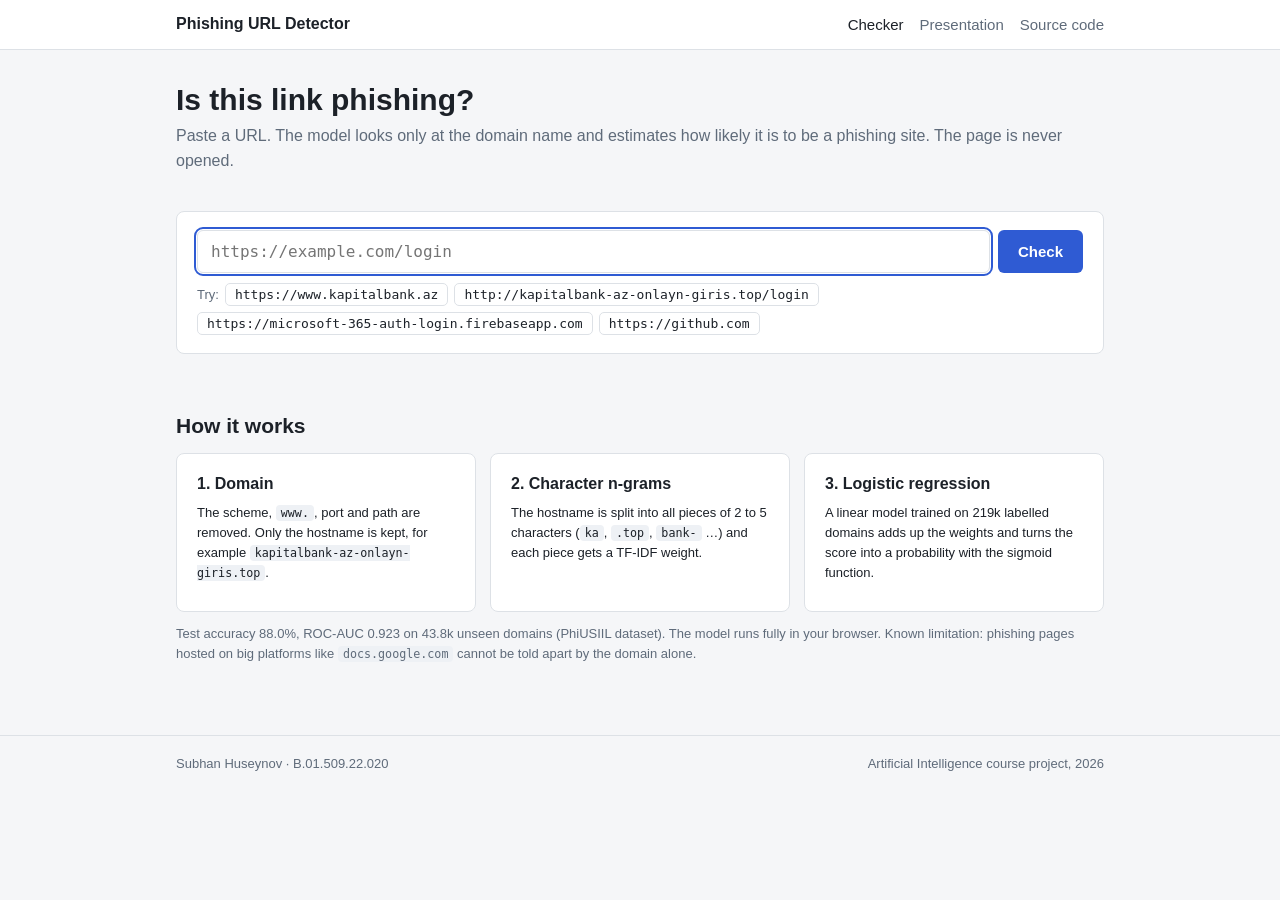
<file: web/index.html>
<!doctype html>
<html lang="en">
<head>
<meta charset="utf-8">
<meta name="viewport" content="width=device-width, initial-scale=1">
<title>Phishing URL Detector</title>
<link rel="stylesheet" href="css/style.css">
</head>
<body>

<header class="topbar">
  <div class="topbar-inner">
    <a class="brand" href="index.html">Phishing URL Detector</a>
    <nav class="nav">
      <a href="index.html" class="active">Checker</a>
      <a href="slides.html">Presentation</a>
      <a href="https://github.com/SonataSubhan/phishing-test-project">Source code</a>
    </nav>
  </div>
</header>

<main class="container">
  <section>
    <h1>Is this link phishing?</h1>
    <p class="muted">Paste a URL. The model looks only at the domain name and estimates how likely it is to be a phishing site. The page is never opened.</p>
  </section>

  <section class="box">
    <form class="check-form" id="form">
      <input id="url" type="text" placeholder="https://example.com/login" autocomplete="off" spellcheck="false" disabled>
      <button class="btn" id="check" type="submit" disabled>Loading model…</button>
    </form>
    <div class="examples">Try:
      <button type="button">https://www.kapitalbank.az</button>
      <button type="button">http://kapitalbank-az-onlayn-giris.top/login</button>
      <button type="button">https://microsoft-365-auth-login.firebaseapp.com</button>
      <button type="button">https://github.com</button>
    </div>
  </section>

  <section id="output"></section>

  <section class="box" id="history-box" hidden>
    <h3>Checked so far</h3>
    <ul class="history" id="history"></ul>
  </section>

  <section>
    <h2>How it works</h2>
    <div class="grid3">
      <div class="box">
        <h3>1. Domain</h3>
        <p class="small">The scheme, <code>www.</code>, port and path are removed. Only the hostname is kept, for example <code>kapitalbank-az-onlayn-giris.top</code>.</p>
      </div>
      <div class="box">
        <h3>2. Character n-grams</h3>
        <p class="small">The hostname is split into all pieces of 2 to 5 characters (<code>ka</code>, <code>.top</code>, <code>bank-</code> …) and each piece gets a TF-IDF weight.</p>
      </div>
      <div class="box">
        <h3>3. Logistic regression</h3>
        <p class="small">A linear model trained on 219k labelled domains adds up the weights and turns the score into a probability with the sigmoid function.</p>
      </div>
    </div>
    <p class="muted small" style="margin-top:12px">Test accuracy 88.0%, ROC-AUC 0.923 on 43.8k unseen domains (PhiUSIIL dataset). The model runs fully in your browser. Known limitation: phishing pages hosted on big platforms like <code>docs.google.com</code> cannot be told apart by the domain alone.</p>
  </section>
</main>

<footer>
  <div class="container">
    <span>Subhan Huseynov · B.01.509.22.020</span>
    <span>Artificial Intelligence course project, 2026</span>
  </div>
</footer>

<script src="js/model.js"></script>
<script src="js/app.js"></script>
</body>
</html>
</file>
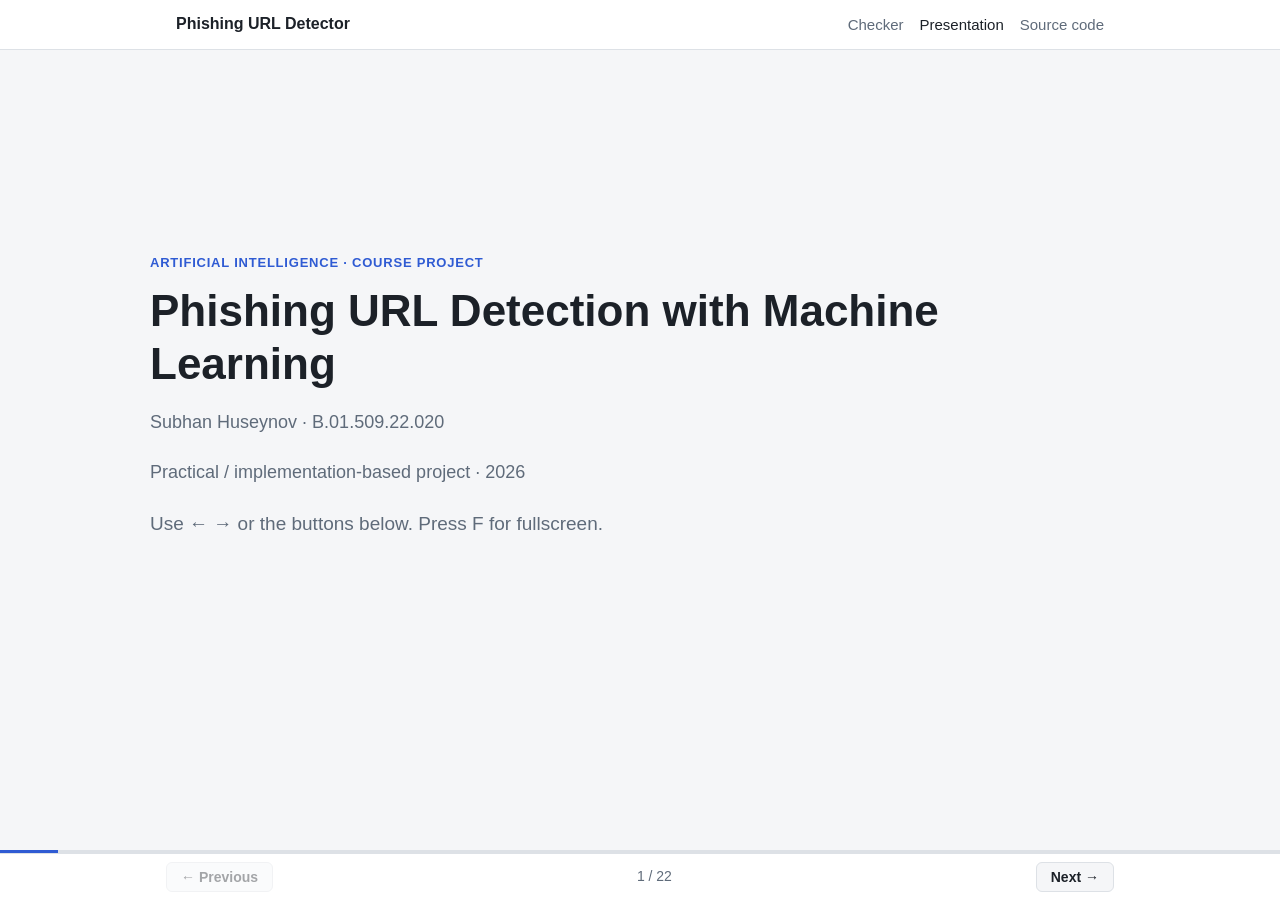
<file: web/slides.html>
<!doctype html>
<html lang="en">
<head>
<meta charset="utf-8">
<meta name="viewport" content="width=device-width, initial-scale=1">
<title>Phishing URL Detection – Presentation</title>
<link rel="stylesheet" href="css/style.css">
<link rel="stylesheet" href="css/slides.css">
</head>
<body>

<header class="topbar">
  <div class="topbar-inner">
    <a class="brand" href="index.html">Phishing URL Detector</a>
    <nav class="nav">
      <a href="index.html">Checker</a>
      <a href="slides.html" class="active">Presentation</a>
      <a href="https://github.com/SonataSubhan/phishing-test-project">Source code</a>
    </nav>
  </div>
</header>

<main class="deck">

<!-- 1 -->
<section class="slide"><div class="slide-inner title-slide">
  <div class="label">Artificial Intelligence · Course Project</div>
  <h1>Phishing URL Detection with Machine Learning</h1>
  <p class="meta">Subhan Huseynov · B.01.509.22.020</p>
  <p class="meta">Practical / implementation-based project · 2026</p>
  <p class="muted small">Use ← → or the buttons below. Press F for fullscreen.</p>
</div></section>

<!-- 2 -->
<section class="slide"><div class="slide-inner">
  <div class="label">Problem</div>
  <h2>Why phishing URLs?</h2>
  <ul>
    <li>Phishing is one of the most common ways attackers steal passwords, card data and company accounts.</li>
    <li>The attack almost always starts with a link: in an email, SMS or social media message.</li>
    <li>Blacklists only know links that were already reported. New phishing domains live for hours or days, so they are often missed.</li>
    <li>Idea: look at the link itself and decide <b>before</b> the page is opened.</li>
  </ul>
  <div class="cols">
    <div class="box"><p class="small muted">Real</p><code>https://www.kapitalbank.az</code></div>
    <div class="box"><p class="small muted">Fake (example)</p><code>http://kapitalbank-az-onlayn-giris.top/login</code></div>
  </div>
</div></section>

<!-- 3 -->
<section class="slide"><div class="slide-inner">
  <div class="label">Objectives</div>
  <h2>What the project does</h2>
  <ul>
    <li>Build a classifier that predicts <b>phishing</b> or <b>legitimate</b> from the URL string only.</li>
    <li>Compare three approaches: hand-made features with Logistic Regression and Random Forest, and character n-grams.</li>
    <li>Check the dataset carefully and measure performance in a fair way.</li>
    <li>Explain why the model makes a decision, not only the result.</li>
    <li>Make it usable: a website that runs the model in the browser.</li>
  </ul>
</div></section>

<!-- 4 -->
<section class="slide"><div class="slide-inner">
  <div class="label">Connection to the course</div>
  <h2>Where this fits in AI</h2>
  <div class="cols">
    <div>
      <h3>Agent view</h3>
      <p>The detector is a simple agent: the <b>percept</b> is a URL, the <b>action</b> is warn or allow. Its performance measure is how many phishing links it catches without blocking real sites.</p>
      <h3>Learning from examples</h3>
      <p>Instead of writing rules by hand, the agent learns them from 235k labelled examples. This is <b>supervised learning</b> (classification).</p>
    </div>
    <div>
      <h3>Methods from the course</h3>
      <ul>
        <li>Logistic regression: linear classifier + sigmoid</li>
        <li>Decision trees and ensembles (Random Forest)</li>
        <li>Train / test split, generalization, overfitting</li>
        <li>Evaluation: accuracy, precision, recall, F1, ROC</li>
      </ul>
    </div>
  </div>
</div></section>

<!-- 5 -->
<section class="slide"><div class="slide-inner">
  <div class="label">Connection to the course</div>
  <h2>Features work like heuristics</h2>
  <div class="cols">
    <div>
      <p>In search (A*), a heuristic <code>h(n)</code> is a cheap estimate computed from the state, for example misplaced tiles or Manhattan distance in the 8-puzzle. We never solve the full problem to get it.</p>
      <p>Here the idea is the same: we do not open the website (expensive, risky). We compute cheap signals from the text of the domain and estimate how "phishing-like" it is.</p>
    </div>
    <div>
      <p>The analogy goes further:</p>
      <ul>
        <li>Manhattan distance <b>dominates</b> misplaced tiles because it carries more information.</li>
        <li>In the same way, 200,000 character n-grams carry more information than 13 hand-made features, and they give better results (F1 0.83 vs 0.77).</li>
      </ul>
    </div>
  </div>
</div></section>

<!-- 6 -->
<section class="slide"><div class="slide-inner">
  <div class="label">Literature review</div>
  <h2>Related work</h2>
  <ul>
    <li><b>Ma et al. (2009)</b>, <i>Beyond Blacklists</i>: showed that lexical and host features of URLs are enough to detect malicious sites with high accuracy.</li>
    <li><b>Sahingoz et al. (2019)</b>: compared 7 classifiers on URL features; Random Forest with NLP-based features gave the best result.</li>
    <li><b>Le et al. (2018)</b>, <i>URLNet</i>: character- and word-level CNNs learn the URL representation directly, without manual features.</li>
    <li><b>Prasad &amp; Chandra (2024)</b>, <i>PhiUSIIL</i>: the dataset used in this project, 235k URLs collected from real phishing feeds and top websites.</li>
    <li><b>Geirhos et al. (2020)</b>, <i>Shortcut learning</i>: models often learn easy shortcuts in the data instead of the real task. This turned out to be important here.</li>
  </ul>
</div></section>

<!-- 7 -->
<section class="slide"><div class="slide-inner">
  <div class="label">Data</div>
  <h2>Dataset: PhiUSIIL</h2>
  <div class="cols">
    <div>
      <div class="big">235,795</div>
      <p class="muted">URLs from the UCI Machine Learning Repository</p>
      <table>
        <tr><td>Legitimate</td><td class="num">134,850</td></tr>
        <tr><td>Phishing</td><td class="num">100,945</td></tr>
        <tr><td>Unique hostnames</td><td class="num">219,094</td></tr>
      </table>
    </div>
    <div>
      <h3>Examples</h3>
      <pre>legit     https://www.levelup.com
legit     https://www.cinematheque.fr
phishing  https://caseid1008934573489573489.firebaseapp.com/
phishing  http://www.meta-doublecrypto.com/
phishing  https://exchangeportal-owa-auth-login-aspx-hyttgygh
          .infura-ipfs.io/ipfs/...</pre>
    </div>
  </div>
</div></section>

<!-- 8 -->
<section class="slide"><div class="slide-inner">
  <div class="label">Analysis</div>
  <h2>A problem in the data</h2>
  <p>Before training I compared how the two classes are written:</p>
  <div class="table-wrap"><table>
    <tr><th></th><th class="num">Legitimate</th><th class="num">Phishing</th></tr>
    <tr><td>Starts with <code>https://www.</code></td><td class="num">100%</td><td class="num">2.4%</td></tr>
    <tr><td>Uses <code>https</code></td><td class="num">100%</td><td class="num">48.7%</td></tr>
    <tr><td>Has a path after the domain</td><td class="num">0%</td><td class="num">59.9%</td></tr>
  </table></div>
  <p>Every legitimate URL has exactly the form <code>https://www.domain</code>. A model can reach almost 100% just by checking this format, without learning anything about phishing. In real life phishing links also use https and www, so such a model would fail. This is the <b>shortcut learning</b> problem.</p>
</div></section>

<!-- 9 -->
<section class="slide"><div class="slide-inner">
  <div class="label">Methodology</div>
  <h2>Two experiments</h2>
  <div class="cols">
    <div class="box">
      <h3>A. Naive: full URL</h3>
      <p>Use the URL as it is. 21 features including https, www and path length. Shows what happens if the bias is ignored.</p>
    </div>
    <div class="box">
      <h3>B. Fair: hostname only</h3>
      <p>Remove scheme, <code>www.</code>, port and path. Remove duplicate hostnames so the same domain is never in both train and test. 13 features.</p>
    </div>
  </div>
  <div class="flow">
    <span>235k URLs</span><i>→</i><span>clean to hostname</span><i>→</i><span>features / n-grams</span><i>→</i><span>80% train</span><i>→</i><span>3 models</span><i>→</i><span>20% test</span>
  </div>
  <p class="muted small">Stratified split, random_state = 42, so the results are reproducible.</p>
</div></section>

<!-- 10 -->
<section class="slide"><div class="slide-inner">
  <div class="label">Methodology</div>
  <h2>Hand-made features</h2>
  <div class="cols">
    <div class="table-wrap"><table>
      <tr><th>Feature</th><th>Why</th></tr>
      <tr><td>Length</td><td>Fake domains are often long</td></tr>
      <tr><td>Entropy</td><td>Random-looking generated names</td></tr>
      <tr><td>Hyphens</td><td><code>paypal-secure-login</code></td></tr>
      <tr><td>Digits, digit ratio</td><td>Real brands rarely use many digits</td></tr>
      <tr><td>Subdomains, dots</td><td><code>paypal.com.secure.xyz</code></td></tr>
      <tr><td>Suspicious TLD</td><td>Cheap TLDs: .xyz, .top, .tk</td></tr>
      <tr><td>IP address</td><td>Real sites use names</td></tr>
      <tr><td>Suspicious words</td><td>login, verify, secure, bank …</td></tr>
    </table></div>
    <div>
      <p>Same bank, two domains:</p>
      <div class="table-wrap"><table>
        <tr><th></th><th class="num">kapitalbank.az</th><th class="num">kapitalbank-az-onlayn-giris.top</th></tr>
        <tr><td>Length</td><td class="num">14</td><td class="num">31</td></tr>
        <tr><td>Hyphens</td><td class="num">0</td><td class="num">3</td></tr>
        <tr><td>Suspicious TLD</td><td class="num">0</td><td class="num">1</td></tr>
        <tr><td>Entropy</td><td class="num">3.09</td><td class="num">3.80</td></tr>
      </table></div>
    </div>
  </div>
</div></section>

<!-- 11 -->
<section class="slide"><div class="slide-inner">
  <div class="label">Methodology</div>
  <h2>Three models</h2>
  <div class="cols">
    <div>
      <h3>Logistic Regression</h3>
      <p>Each feature gets a weight. The weighted sum goes through the sigmoid and becomes a probability between 0 and 1. Simple and easy to explain, used as a baseline.</p>
      <h3>Random Forest</h3>
      <p>200 decision trees, each trained on a random sample. Every tree asks questions like "length &gt; 25?" and votes. Finds non-linear combinations of features.</p>
    </div>
    <div>
      <h3>Character n-grams + Logistic Regression</h3>
      <p>No manual features. The hostname is cut into every substring of 2–5 characters:</p>
      <pre>bank-az.top → ba, an, nk, k-, -a, az, z., .t, to, op,
              ban, ank, nk-, ..., .top, bank-, ...</pre>
      <p>Each piece is weighted with TF-IDF (rare pieces count more). The 200,000 most common pieces are the input to logistic regression.</p>
    </div>
  </div>
</div></section>

<!-- 12 -->
<section class="slide"><div class="slide-inner">
  <div class="label">Results</div>
  <h2>Results on the test set</h2>
  <div class="table-wrap"><table>
    <tr><th>Experiment</th><th>Model</th><th class="num">Accuracy</th><th class="num">Precision</th><th class="num">Recall</th><th class="num">F1</th><th class="num">ROC-AUC</th></tr>
    <tr><td>A: full URL</td><td>Logistic Regression</td><td class="num">0.998</td><td class="num">1.000</td><td class="num">0.996</td><td class="num">0.998</td><td class="num">0.999</td></tr>
    <tr><td>A: full URL</td><td>Random Forest</td><td class="num">0.998</td><td class="num">0.999</td><td class="num">0.996</td><td class="num">0.998</td><td class="num">0.998</td></tr>
    <tr><td>A: full URL</td><td>Char n-gram + LR</td><td class="num">0.997</td><td class="num">1.000</td><td class="num">0.993</td><td class="num">0.997</td><td class="num">0.999</td></tr>
    <tr><td>B: hostname</td><td>Logistic Regression</td><td class="num">0.837</td><td class="num">0.891</td><td class="num">0.656</td><td class="num">0.756</td><td class="num">0.840</td></tr>
    <tr><td>B: hostname</td><td>Random Forest</td><td class="num">0.845</td><td class="num">0.892</td><td class="num">0.678</td><td class="num">0.770</td><td class="num">0.849</td></tr>
    <tr><td><b>B: hostname</b></td><td><b>Char n-gram + LR</b></td><td class="num"><b>0.880</b></td><td class="num"><b>0.918</b></td><td class="num"><b>0.755</b></td><td class="num"><b>0.828</b></td><td class="num"><b>0.923</b></td></tr>
  </table></div>
  <ul>
    <li>Precision: when the model says "phishing", how often it is right.</li>
    <li>Recall: how many of all phishing domains it finds.</li>
  </ul>
</div></section>

<!-- 13 -->
<section class="slide"><div class="slide-inner">
  <div class="label">Results</div>
  <h2>What the numbers mean</h2>
  <p>F1 score in experiment B (hostname only):</p>
  <div class="hbar"><span>Logistic Regression</span><div class="track"><div class="fill grey" style="width:75.6%"></div></div><span class="num">0.756</span></div>
  <div class="hbar"><span>Random Forest</span><div class="track"><div class="fill grey" style="width:77.0%"></div></div><span class="num">0.770</span></div>
  <div class="hbar"><span>Char n-gram + LR</span><div class="track"><div class="fill" style="width:82.8%"></div></div><span class="num">0.828</span></div>
  <ul>
    <li>The 99.8% in experiment A comes from the format shortcut. All three models look perfect, which is itself a warning sign.</li>
    <li>On hostnames only, the n-gram model is clearly the best. It finds patterns like <code>-login</code>, <code>secure-</code> and brand names inside long domains.</li>
    <li>Precision (0.92) is higher than recall (0.75): the model is careful, but it misses about one in four phishing domains. The next slides show why.</li>
  </ul>
</div></section>

<!-- 14 -->
<section class="slide"><div class="slide-inner">
  <div class="label">Results</div>
  <h2>Which features matter</h2>
  <div class="cols">
    <img src="img/importance_B_fair_hostname.png" alt="Feature importance, experiment B">
    <img src="img/importance_A_naive_full_url.png" alt="Feature importance, experiment A">
  </div>
  <p>Left (fair): entropy, length, suspicious TLD and digit ratio are the strongest signals. Right (naive): the model relies on https, path length and <code>www</code>, which proves the shortcut.</p>
</div></section>

<!-- 15 -->
<section class="slide"><div class="slide-inner">
  <div class="label">Results</div>
  <h2>Confusion matrices</h2>
  <div class="cols">
    <img src="img/confusion_B_fair_hostname.png" alt="Confusion matrix, experiment B">
    <img src="img/confusion_A_naive_full_url.png" alt="Confusion matrix, experiment A">
  </div>
  <p>Rows are the real labels, columns the predictions. In experiment B the main error is the bottom-left cell: phishing domains predicted as legitimate.</p>
</div></section>

<!-- 16 -->
<section class="slide"><div class="slide-inner">
  <div class="label">Analysis</div>
  <h2>Limitation: phishing on trusted platforms</h2>
  <div class="cols">
    <div>
      <p>The demo marks <code>google.com</code> as phishing. I checked the data:</p>
      <div class="table-wrap"><table>
        <tr><th>Google host</th><th class="num">Phishing rows</th></tr>
        <tr><td>docs.google.com</td><td class="num">526</td></tr>
        <tr><td>sites.google.com</td><td class="num">180</td></tr>
        <tr><td>storage.cloud.google.com</td><td class="num">51</td></tr>
        <tr><td>google.com</td><td class="num">10</td></tr>
        <tr><td><b>All Google hosts</b></td><td class="num"><b>922</b> (legit: 12)</td></tr>
      </table></div>
    </div>
    <div>
      <p>Attackers host fake login forms on Google Forms, Firebase and IPFS. The domain is real, only the path is malicious. A model that sees only the hostname cannot separate them.</p>
      <p><b>Possible fixes:</b></p>
      <ul>
        <li>Allowlist of popular domains (e.g. Tranco top 10k)</li>
        <li>Look at the path for known hosting platforms</li>
        <li>Analyse page content: forms, logos, links</li>
      </ul>
    </div>
  </div>
</div></section>

<!-- 17 -->
<section class="slide"><div class="slide-inner">
  <div class="label">Implementation</div>
  <h2>System architecture</h2>
  <div class="flow">
    <span>train.py (Python)</span><i>→</i><span>model.joblib</span><i>→</i><span>export_model.py</span><i>→</i><span>model.json (4.8 MB)</span><i>→</i><span>model.js in the browser</span>
  </div>
  <ul>
    <li>Training and experiments: Python, pandas, scikit-learn, matplotlib.</li>
    <li>The final n-gram model is exported to JSON: for every n-gram its IDF value and its weight.</li>
    <li>The website repeats the same math in JavaScript: n-grams → TF-IDF → L2 normalisation → weighted sum → sigmoid. I checked that it gives the same probabilities as Python.</li>
    <li>No server is needed. The site is static and deployed on Vercel. The URL never leaves the user's browser.</li>
  </ul>
</div></section>

<!-- 18 -->
<section class="slide"><div class="slide-inner">
  <div class="label">Source code</div>
  <h2>Project structure</h2>
  <div class="cols">
    <pre>src/
  features.py      feature extraction
  train.py         experiments A and B
  predict.py       command line demo
  export_model.py  model to JSON
web/
  index.html       checker page
  slides.html      this presentation
  js/model.js      model in JavaScript
  js/app.js        page logic
  model.json       exported model
results/           metrics and plots</pre>
    <div>
      <h3>features.py</h3>
      <pre><code>def hostname_of(url):
    if "://" not in url:
        url = "http://" + url
    host = (urlsplit(url).hostname or "").lower()
    return host[4:] if host.startswith("www.") else host</code></pre>
      <p class="small">Every experiment B input goes through this function, which removes the shortcut.</p>
    </div>
  </div>
</div></section>

<!-- 19 -->
<section class="slide"><div class="slide-inner">
  <div class="label">Source code</div>
  <h2>Training and prediction</h2>
  <div class="cols">
    <div>
      <h3>train.py: n-gram model</h3>
      <pre><code>ngram = make_pipeline(
    TfidfVectorizer(analyzer="char",
                    ngram_range=(2, 5),
                    min_df=3, sublinear_tf=True,
                    max_features=200_000),
    LogisticRegression(max_iter=2000, C=4))
ngram.fit(train_hosts, y_train)</code></pre>
    </div>
    <div>
      <h3>model.js: same model in the browser</h3>
      <pre><code>for (const [g, count] of charNgrams(host, 2, 5)) {
  const [idf, weight] = model.vocab[g];
  value = (1 + Math.log(count)) * idf;
  ...
}
score += (value / norm) * weight;
probability = 1 / (1 + Math.exp(-score));</code></pre>
      <p class="small">The biggest positive and negative terms are shown on the checker page as an explanation.</p>
    </div>
  </div>
</div></section>

<!-- 20 -->
<section class="slide"><div class="slide-inner">
  <div class="label">Demo</div>
  <h2>Live demo</h2>
  <p>Open the <a href="index.html">checker page</a> and try:</p>
  <div class="table-wrap"><table>
    <tr><th>URL</th><th>Result</th></tr>
    <tr><td><code>https://www.kapitalbank.az</code></td><td class="green">legitimate, 17%</td></tr>
    <tr><td><code>http://kapitalbank-az-onlayn-giris.top/login</code></td><td class="red">phishing, 96%</td></tr>
    <tr><td><code>https://microsoft-365-auth-login.firebaseapp.com</code></td><td class="red">phishing, 100%</td></tr>
    <tr><td><code>https://www.google.com</code></td><td class="red">phishing, 72% (known limitation)</td></tr>
  </table></div>
  <p>For the fake bank domain, <code>.top</code> and <code>bank-</code> push the score up, while <code>lbank</code> and <code>bank</code> pull it down.</p>
</div></section>

<!-- 21 -->
<section class="slide"><div class="slide-inner">
  <div class="label">Conclusion</div>
  <h2>Conclusion and future work</h2>
  <ul>
    <li>A URL-only model can detect most phishing domains: 88% accuracy and 0.92 ROC-AUC on unseen domains, without opening the page.</li>
    <li>Character n-grams beat hand-made features, the same way a more informed heuristic beats a weaker one.</li>
    <li>The most important lesson: <b>check the data first</b>. The naive 99.8% was a shortcut, not real performance.</li>
    <li>Domain-only models cannot handle phishing hosted on trusted platforms.</li>
  </ul>
  <h3>Future work</h3>
  <ul>
    <li>Combine with a domain allowlist and path features for hosting platforms.</li>
    <li>Test on a second dataset collected at a different time.</li>
    <li>Try a small character-level neural network (like URLNet).</li>
  </ul>
</div></section>

<!-- 22 -->
<section class="slide"><div class="slide-inner">
  <div class="label">References</div>
  <h2>References</h2>
  <ul class="small">
    <li>Ma, J., Saul, L. K., Savage, S., &amp; Voelker, G. M. (2009). Beyond blacklists: Learning to detect malicious web sites from suspicious URLs. <i>Proc. ACM SIGKDD</i>, 1245–1254.</li>
    <li>Sahingoz, O. K., Buber, E., Demir, O., &amp; Diri, B. (2019). Machine learning based phishing detection from URLs. <i>Expert Systems with Applications</i>, 117, 345–357.</li>
    <li>Le, H., Pham, Q., Sahoo, D., &amp; Hoi, S. C. H. (2018). URLNet: Learning a URL representation with deep learning for malicious URL detection. <i>arXiv:1802.03162</i>.</li>
    <li>Prasad, A., &amp; Chandra, S. (2024). PhiUSIIL: A diverse security profile empowered phishing URL detection framework based on similarity index and incremental learning. <i>Computers &amp; Security</i>, 136, 103545.</li>
    <li>Geirhos, R., et al. (2020). Shortcut learning in deep neural networks. <i>Nature Machine Intelligence</i>, 2, 665–673.</li>
    <li>Russell, S., &amp; Norvig, P. (2021). <i>Artificial Intelligence: A Modern Approach</i> (4th ed.). Pearson.</li>
    <li>Pedregosa, F., et al. (2011). Scikit-learn: Machine learning in Python. <i>JMLR</i>, 12, 2825–2830.</li>
  </ul>
  <p style="margin-top:20px">Thank you. Questions?</p>
  <p class="muted">Subhan Huseynov · B.01.509.22.020</p>
</div></section>

</main>

<div class="progress"><span id="progress"></span></div>
<nav class="controls">
  <div class="controls-inner">
    <button id="prev" type="button">← Previous</button>
    <span id="counter">1 / 22</span>
    <button id="next" type="button">Next →</button>
  </div>
</nav>

<script src="js/slides.js"></script>
</body>
</html>
</file>
<file: web/css/style.css>
:root {
  --bg: #f5f6f8;
  --surface: #ffffff;
  --text: #1c2128;
  --muted: #5f6b7a;
  --border: #dde1e6;
  --accent: #2f5bd3;
  --red: #c0392b;
  --red-bg: #fbeceb;
  --green: #1e7b4f;
  --green-bg: #e6f4ec;
  --code-bg: #eef1f5;
  --font: -apple-system, "Segoe UI", Roboto, Helvetica, Arial, sans-serif;
  --mono: ui-monospace, "SF Mono", Menlo, Consolas, monospace;
}

@media (prefers-color-scheme: dark) {
  :root {
    --bg: #14181e;
    --surface: #1c222b;
    --text: #e3e7ed;
    --muted: #9aa4b2;
    --border: #2d3540;
    --accent: #7b9bf0;
    --red: #ef7a6c;
    --red-bg: #3a2222;
    --green: #5cc792;
    --green-bg: #183128;
    --code-bg: #232b36;
    color-scheme: dark;
  }
}

* { box-sizing: border-box; }

body {
  margin: 0;
  background: var(--bg);
  color: var(--text);
  font-family: var(--font);
  line-height: 1.55;
}

a { color: var(--accent); }
code { font-family: var(--mono); font-size: 0.9em; background: var(--code-bg); padding: 1px 5px; border-radius: 4px; overflow-wrap: anywhere; }
pre { font-family: var(--mono); font-size: 13px; line-height: 1.5; background: var(--code-bg); padding: 12px 14px; border-radius: 6px; overflow-x: auto; margin: 0; }
pre code { background: none; padding: 0; }

/* top bar */
.topbar { background: var(--surface); border-bottom: 1px solid var(--border); }
.topbar-inner { max-width: 960px; margin: 0 auto; padding: 12px 16px; display: flex; align-items: center; justify-content: space-between; gap: 12px; flex-wrap: wrap; }
.brand { font-weight: 700; text-decoration: none; color: var(--text); }
.nav { display: flex; gap: 16px; font-size: 15px; }
.nav a { text-decoration: none; color: var(--muted); }
.nav a.active, .nav a:hover { color: var(--text); }

.container { max-width: 960px; margin: 0 auto; padding: 32px 16px 60px; display: flex; flex-direction: column; gap: 28px; }

h1 { font-size: 30px; line-height: 1.2; margin: 0 0 6px; }
h2 { font-size: 21px; margin: 0 0 10px; }
h3 { font-size: 16px; margin: 0 0 6px; }
p { margin: 0 0 10px; }
.muted { color: var(--muted); }
.small { font-size: 13px; }

.box { background: var(--surface); border: 1px solid var(--border); border-radius: 8px; padding: 18px 20px; }

/* checker */
.check-form { display: flex; gap: 8px; }
.check-form input { flex: 1; min-width: 0; font: 16px var(--mono); padding: 11px 13px; border: 1px solid var(--border); border-radius: 6px; background: var(--surface); color: var(--text); }
.check-form input:focus { outline: 2px solid var(--accent); outline-offset: 1px; }
.btn { font: 600 15px var(--font); padding: 10px 20px; border: 0; border-radius: 6px; background: var(--accent); color: #fff; cursor: pointer; }
.btn:disabled { opacity: 0.6; cursor: wait; }
.examples { display: flex; flex-wrap: wrap; gap: 6px; align-items: center; margin-top: 10px; font-size: 13px; color: var(--muted); }
.examples button { font: 13px var(--mono); padding: 3px 9px; border: 1px solid var(--border); border-radius: 5px; background: var(--surface); color: var(--text); cursor: pointer; }

.result { display: flex; flex-direction: column; gap: 14px; }
.verdict { display: flex; justify-content: space-between; align-items: baseline; flex-wrap: wrap; gap: 8px; }
.verdict strong { font-size: 24px; }
.verdict.phishing strong { color: var(--red); }
.verdict.legit strong { color: var(--green); }
.host { font-family: var(--mono); color: var(--muted); overflow-wrap: anywhere; }
.bar { height: 10px; border-radius: 5px; background: var(--green-bg); overflow: hidden; }
.bar span { display: block; height: 100%; background: var(--red); }
.bar-scale { display: flex; justify-content: space-between; font-size: 12px; color: var(--muted); }
.two-cols { display: grid; grid-template-columns: 1fr 1fr; gap: 16px; }
.chips { display: flex; flex-wrap: wrap; gap: 5px; margin-top: 4px; }
.chip { font: 13px var(--mono); padding: 2px 7px; border-radius: 4px; white-space: pre; }
.chip.red { background: var(--red-bg); color: var(--red); }
.chip.green { background: var(--green-bg); color: var(--green); }

table { width: 100%; border-collapse: collapse; font-size: 14px; }
th, td { text-align: left; padding: 6px 8px; border-bottom: 1px solid var(--border); vertical-align: top; }
th { color: var(--muted); font-weight: 600; font-size: 13px; }
td.num, th.num { text-align: right; font-family: var(--mono); font-variant-numeric: tabular-nums; }
.table-wrap { overflow-x: auto; }

.history { list-style: none; margin: 0; padding: 0; font: 14px var(--mono); }
.history li { display: flex; justify-content: space-between; gap: 10px; padding: 4px 0; border-bottom: 1px solid var(--border); }
.history li span:first-child { overflow-wrap: anywhere; min-width: 0; }
.red { color: var(--red); }
.green { color: var(--green); }
.error { color: var(--red); }

.grid3 { display: grid; grid-template-columns: repeat(3, 1fr); gap: 14px; }

footer { border-top: 1px solid var(--border); }
footer .container { padding-block: 18px; font-size: 13px; color: var(--muted); flex-direction: row; justify-content: space-between; flex-wrap: wrap; gap: 8px; }

@media (max-width: 700px) {
  .two-cols, .grid3 { grid-template-columns: 1fr; }
  .check-form { flex-direction: column; }
}
</file>
<file: web/css/slides.css>
html, body { height: 100%; }
body { display: flex; flex-direction: column; overflow: hidden; }

.deck { flex: 1; position: relative; min-height: 0; }
.slide {
  position: absolute; inset: 0;
  display: none;
  overflow-y: auto;
  padding: 36px max(16px, 6vw) 24px;
}
.slide.current { display: block; }
.slide-inner { max-width: 980px; margin: 0 auto; display: flex; flex-direction: column; gap: 16px; }

.slide h1 { font-size: clamp(28px, 4.2vw, 44px); }
.slide h2 { font-size: clamp(22px, 3vw, 32px); margin-bottom: 4px; }
.slide p, .slide li { font-size: clamp(15px, 1.6vw, 19px); }
.slide ul { margin: 0; padding-left: 22px; display: flex; flex-direction: column; gap: 6px; }
.slide .label { font-size: 13px; text-transform: uppercase; letter-spacing: 0.06em; color: var(--accent); font-weight: 600; }
.slide pre { font-size: 13.5px; }
.slide img { max-width: 100%; border-radius: 6px; border: 1px solid var(--border); background: #fff; }
.slide table { font-size: clamp(13px, 1.4vw, 16px); }

.title-slide { display: flex; flex-direction: column; justify-content: center; min-height: 70vh; gap: 12px; }
.title-slide .meta { font-size: 18px; color: var(--muted); }

.cols { display: grid; grid-template-columns: 1fr 1fr; gap: 24px; align-items: start; }
.cols > * { min-width: 0; }
.flow { display: flex; flex-wrap: wrap; gap: 8px; align-items: center; font-size: 15px; }
.flow span { background: var(--surface); border: 1px solid var(--border); border-radius: 6px; padding: 6px 10px; }
.flow i { color: var(--muted); font-style: normal; }
.big { font-size: clamp(36px, 5vw, 56px); font-weight: 700; line-height: 1.1; }
.hbar { display: grid; grid-template-columns: 190px 1fr 56px; gap: 10px; align-items: center; font-size: 14px; }
.hbar .track { height: 14px; background: var(--code-bg); border-radius: 3px; overflow: hidden; }
.hbar .fill { height: 100%; background: var(--accent); }
.hbar .fill.grey { background: var(--muted); }

.controls { border-top: 1px solid var(--border); background: var(--surface); }
.controls-inner { max-width: 980px; margin: 0 auto; padding: 8px 16px; display: flex; align-items: center; justify-content: space-between; gap: 12px; font-size: 14px; color: var(--muted); }
.controls button { font: 600 14px var(--font); padding: 6px 14px; border: 1px solid var(--border); border-radius: 6px; background: var(--bg); color: var(--text); cursor: pointer; }
.controls button:disabled { opacity: 0.4; cursor: default; }
.progress { height: 3px; background: var(--border); }
.progress span { display: block; height: 100%; background: var(--accent); transition: width 0.2s; }

@media (max-width: 760px) {
  .cols { grid-template-columns: 1fr; }
  .hbar { grid-template-columns: 120px 1fr 48px; font-size: 12px; }
}
</file>
